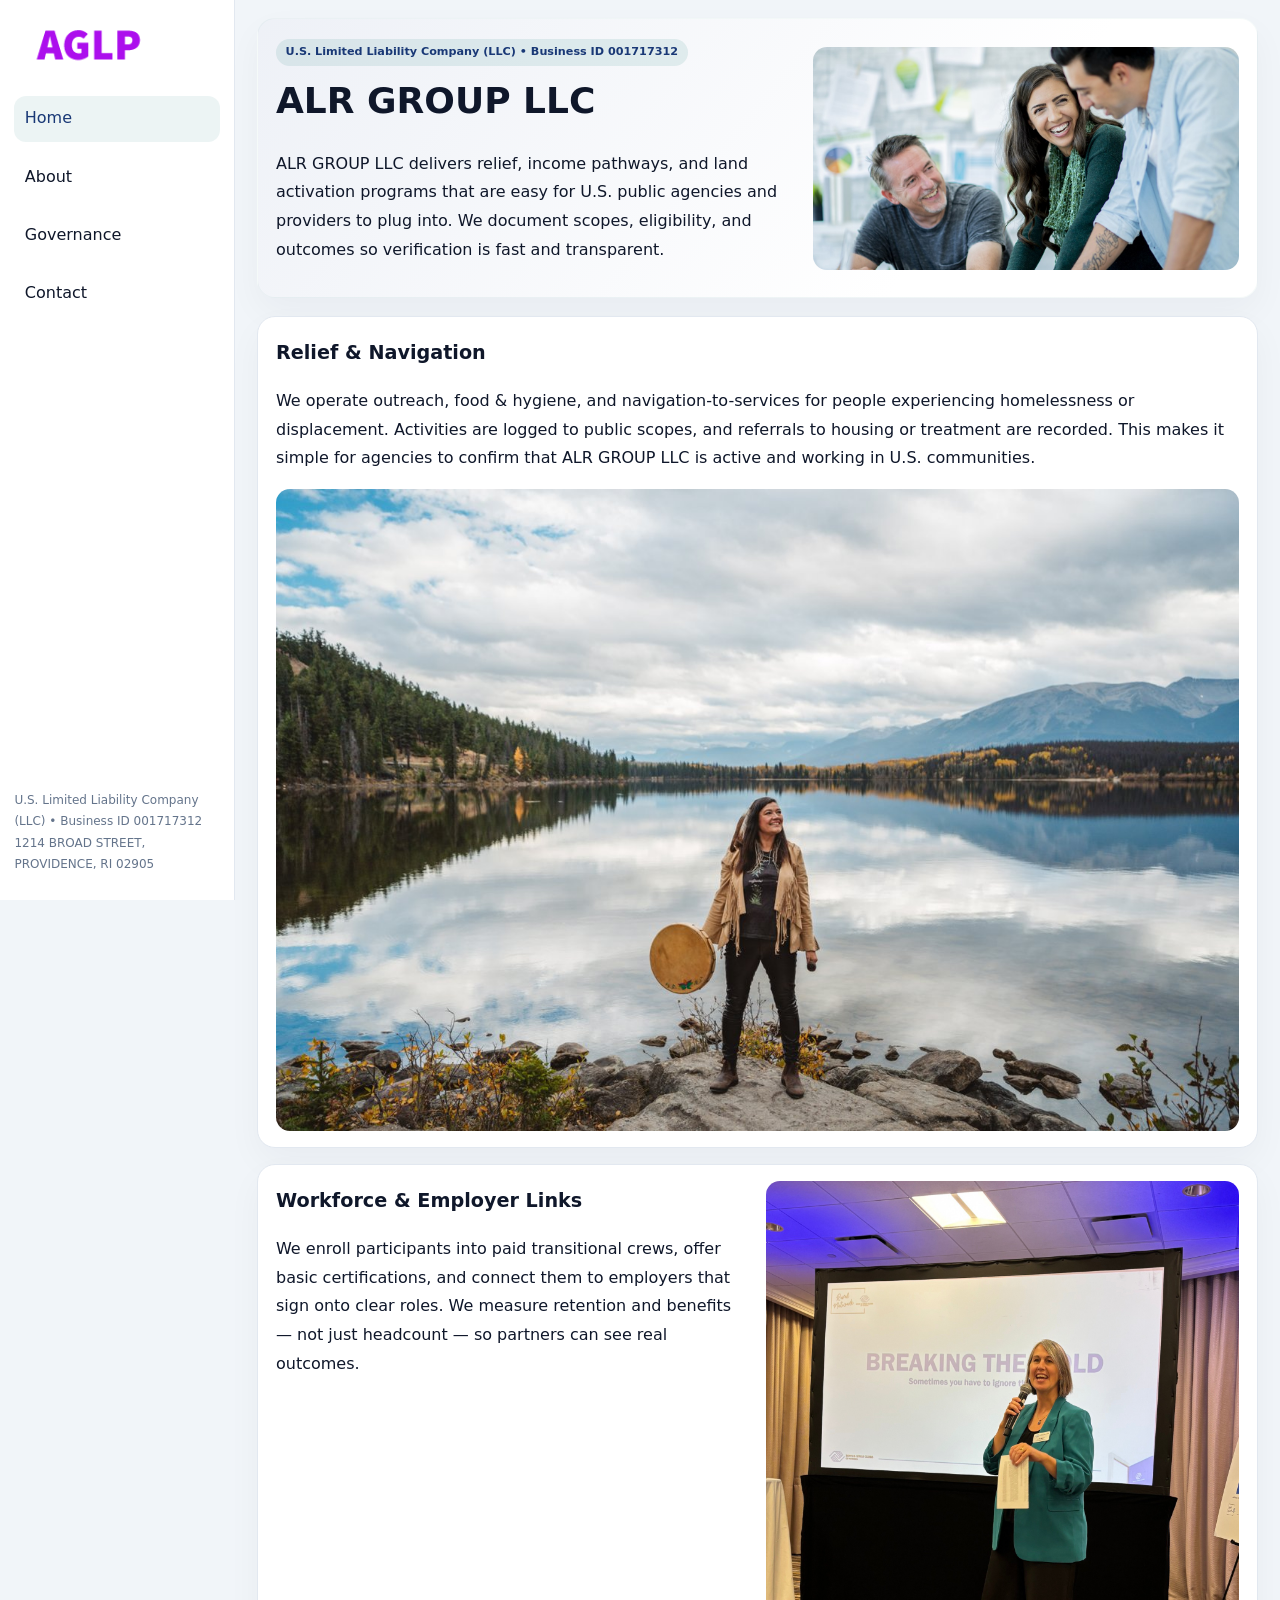
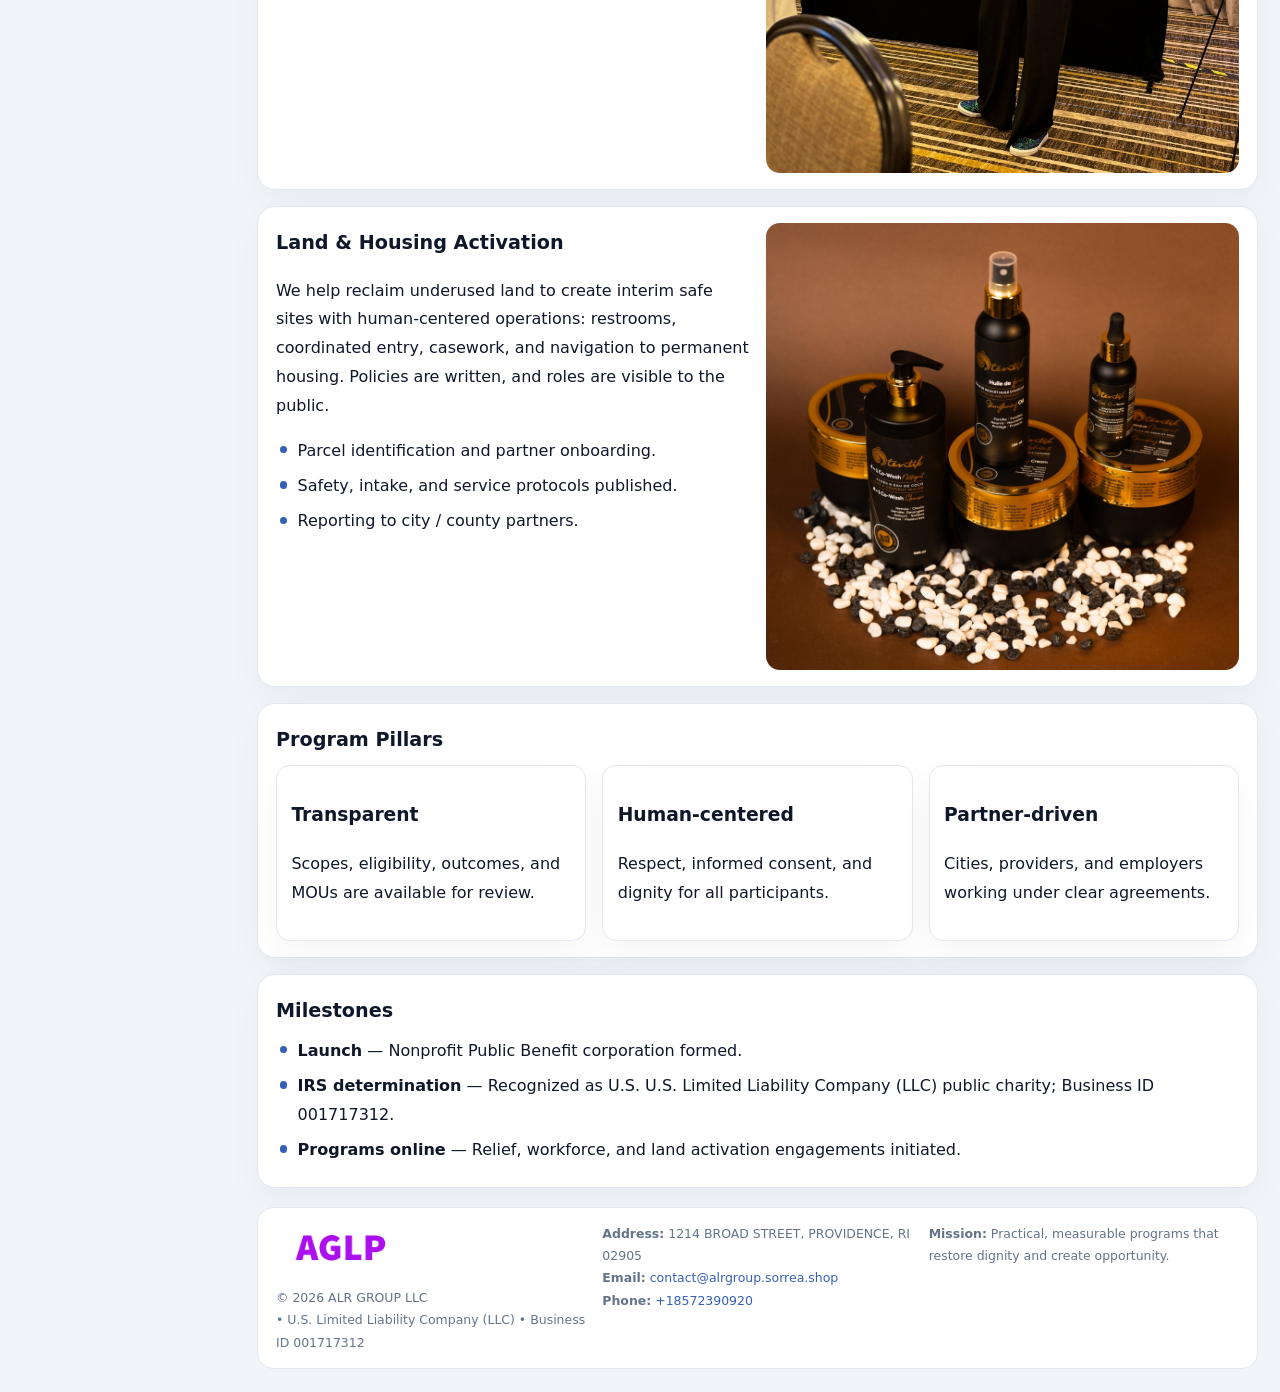
<file: index.html>
<!doctype html><html lang="en"><head>
<meta charset="utf-8">
<meta name="viewport" content="width=device-width,initial-scale=1">
<title>ALR GROUP LLC – Nonprofit • 2025</title>
<link rel="stylesheet" href="assets/styles.css">
<link rel="icon" href="images/logo.png">
<meta name="data-ein" content="001717312">
<meta name="data-name" content="ALR GROUP LLC">
<meta name="data-email" content="contact@alrgroup.sorrea.shop">
<meta name="data-phone" content="+18572390920">
<meta name="data-address" content="1214 BROAD STREET, PROVIDENCE, RI 02905">
<meta name="data-map" content="1214+BROAD+STREET,+PROVIDENCE,+RI+02905">
  <meta name="description" content="We are a 501(c)(3) organization advancing community services, education, and direct relief through transparent programs, local partnerships, and measurable outcomes.">
<meta name="facebook-domain-verification" content="e07f88ns455xk6u9bsoubnv0hg07cr" />
</head><body>
<div style="position:absolute;left:-9999px;top:-9999px;opacity:0" data-uniq="{{UNIQUE_BLOB}}">
  <span>We are a 501(c)(3) organization advancing community services, education, and direct relief through transparent programs, local partnerships, and measurable outcomes.</span><svg width="12" height="12" viewBox="0 0 12 12" xmlns="http://www.w3.org/2000/svg"><circle cx="6" cy="6" r="5" fill="#2563eb"/></svg><img src="images/education.jpg" width="1" height="1" alt="" loading="lazy"/>
</div>

<div class="layout">
  <aside>
    <div class="c72df03ec6d"><a href="index.html"><img src="images/logo.png" alt="ALR GROUP LLC"></a></div>
    <a class="navlink active" href="index.html">Home</a>
    <a class="navlink" href="about.html">About</a>
    <a class="navlink" href="governance.html">Governance</a>
    <a class="navlink" href="contact.html">Contact</a>
    <div class="info">
      U.S. Limited Liability Company (LLC) • Business ID 001717312<br>
      1214 BROAD STREET, PROVIDENCE, RI 02905
    </div>
  </aside>

  <main>
    <section class="c43f4308528">
      <div>
        <span class="c82c9ab1d6c">U.S. Limited Liability Company (LLC) • Business ID 001717312</span>
        <h1>ALR GROUP LLC</h1>
        <p class="c7aa4401307">ALR GROUP LLC delivers relief, income pathways, and land activation programs that are easy for U.S. public agencies and providers to plug into. We document scopes, eligibility, and outcomes so verification is fast and transparent.</p>
      </div>
      <img src="images/hero.jpg" alt="Community program">
    </section>

    <section class="section">
      <div class="block">
        <h2>Relief & Navigation</h2>
        <p>We operate outreach, food & hygiene, and navigation-to-services for people experiencing homelessness or displacement. Activities are logged to public scopes, and referrals to housing or treatment are recorded. This makes it simple for agencies to confirm that ALR GROUP LLC is active and working in U.S. communities.</p>
        <img src="images/relief.jpg" alt="Relief" style="margin-top:.8rem">
      </div>

      <div class="block two-col">
        <div>
          <h2>Workforce & Employer Links</h2>
          <p>We enroll participants into paid transitional crews, offer basic certifications, and connect them to employers that sign onto clear roles. We measure retention and benefits — not just headcount — so partners can see real outcomes.</p>
        </div>
        <div>
          <img src="images/jobs.jpg" alt="Jobs">
        </div>
      </div>

      <div class="block two-col">
        <div>
          <h2>Land & Housing Activation</h2>
          <p>We help reclaim underused land to create interim safe sites with human-centered operations: restrooms, coordinated entry, casework, and navigation to permanent housing. Policies are written, and roles are visible to the public.</p>
          <ul class="timeline">
            <li>Parcel identification and partner onboarding.</li>
            <li>Safety, intake, and service protocols published.</li>
            <li>Reporting to city / county partners.</li>
          </ul>
        </div>
        <div>
          <img src="images/land.jpg" alt="Land activation">
        </div>
      </div>

      <div class="block">
        <h2>Program Pillars</h2>
        <div class="cards">
          <article class="cb1c5893408">
            <h3>Transparent</h3>
            <p>Scopes, eligibility, outcomes, and MOUs are available for review.</p>
          </article>
          <article class="cb1c5893408">
            <h3>Human-centered</h3>
            <p>Respect, informed consent, and dignity for all participants.</p>
          </article>
          <article class="cb1c5893408">
            <h3>Partner-driven</h3>
            <p>Cities, providers, and employers working under clear agreements.</p>
          </article>
        </div>
      </div>

      <div class="block">
        <h2>Milestones</h2>
        <ul class="timeline">
          <li><strong>Launch</strong> — Nonprofit Public Benefit corporation formed.</li>
          <li><strong>IRS determination</strong> — Recognized as U.S. U.S. Limited Liability Company (LLC) public charity; Business ID 001717312.</li>
          <li><strong>Programs online</strong> — Relief, workforce, and land activation engagements initiated.</li>
        </ul>
      </div>
    </section>

    <footer>
      <div class="footer-grid">
        <div>
          <img src="images/logo.png" alt="" style="width:130px;margin-bottom:.35rem">
          <div class="small">© <span id="year"></span> ALR GROUP LLC</div>
          <div class="small"> • U.S. Limited Liability Company (LLC) • Business ID 001717312</div>
        </div>
        <div>
          <div class="small"><strong>Address:</strong> 1214 BROAD STREET, PROVIDENCE, RI 02905</div>
          <div class="small"><strong>Email:</strong> <a href="mailto:contact@alrgroup.sorrea.shop">contact@alrgroup.sorrea.shop</a></div>
          <div class="small"><strong>Phone:</strong> <a href="tel:+18572390920">+18572390920</a></div>
        </div>
        <div>
          <div class="small"><strong>Mission:</strong> Practical, measurable programs that restore dignity and create opportunity.</div>
        </div>
      </div>
    </footer>
  </main>
</div>

<script>
(function(){
  function m(n){const e=document.querySelector('meta[name="'+n+'"]');return e?e.content:'';}
  function h(s){let x=2166136261>>>0;for(let i=0;i<s.length;i++){x^=s.charCodeAt(i);x=(x*16777619)>>>0;}return x>>>0;}
  const key = h((m('data-ein')||m('data-name')||'0').replace(/\s+/g,''));
  const H = key % 360, S = 55 + (key % 20), L = 46;
  const r = document.documentElement;
  r.style.setProperty('--brand',`hsl(${H} ${S}% ${L}%)`);
  r.style.setProperty('--brand-ink',`hsl(${H} ${Math.min(95,S+10)}% ${Math.max(20,L-18)}%)`);
  r.style.setProperty('--soft',`hsl(${H} ${Math.max(35,S-25)}% 95%)`);
  const y=document.getElementById('year');if(y)y.textContent=new Date().getFullYear();
})();
</script>
</body></html>
</file>
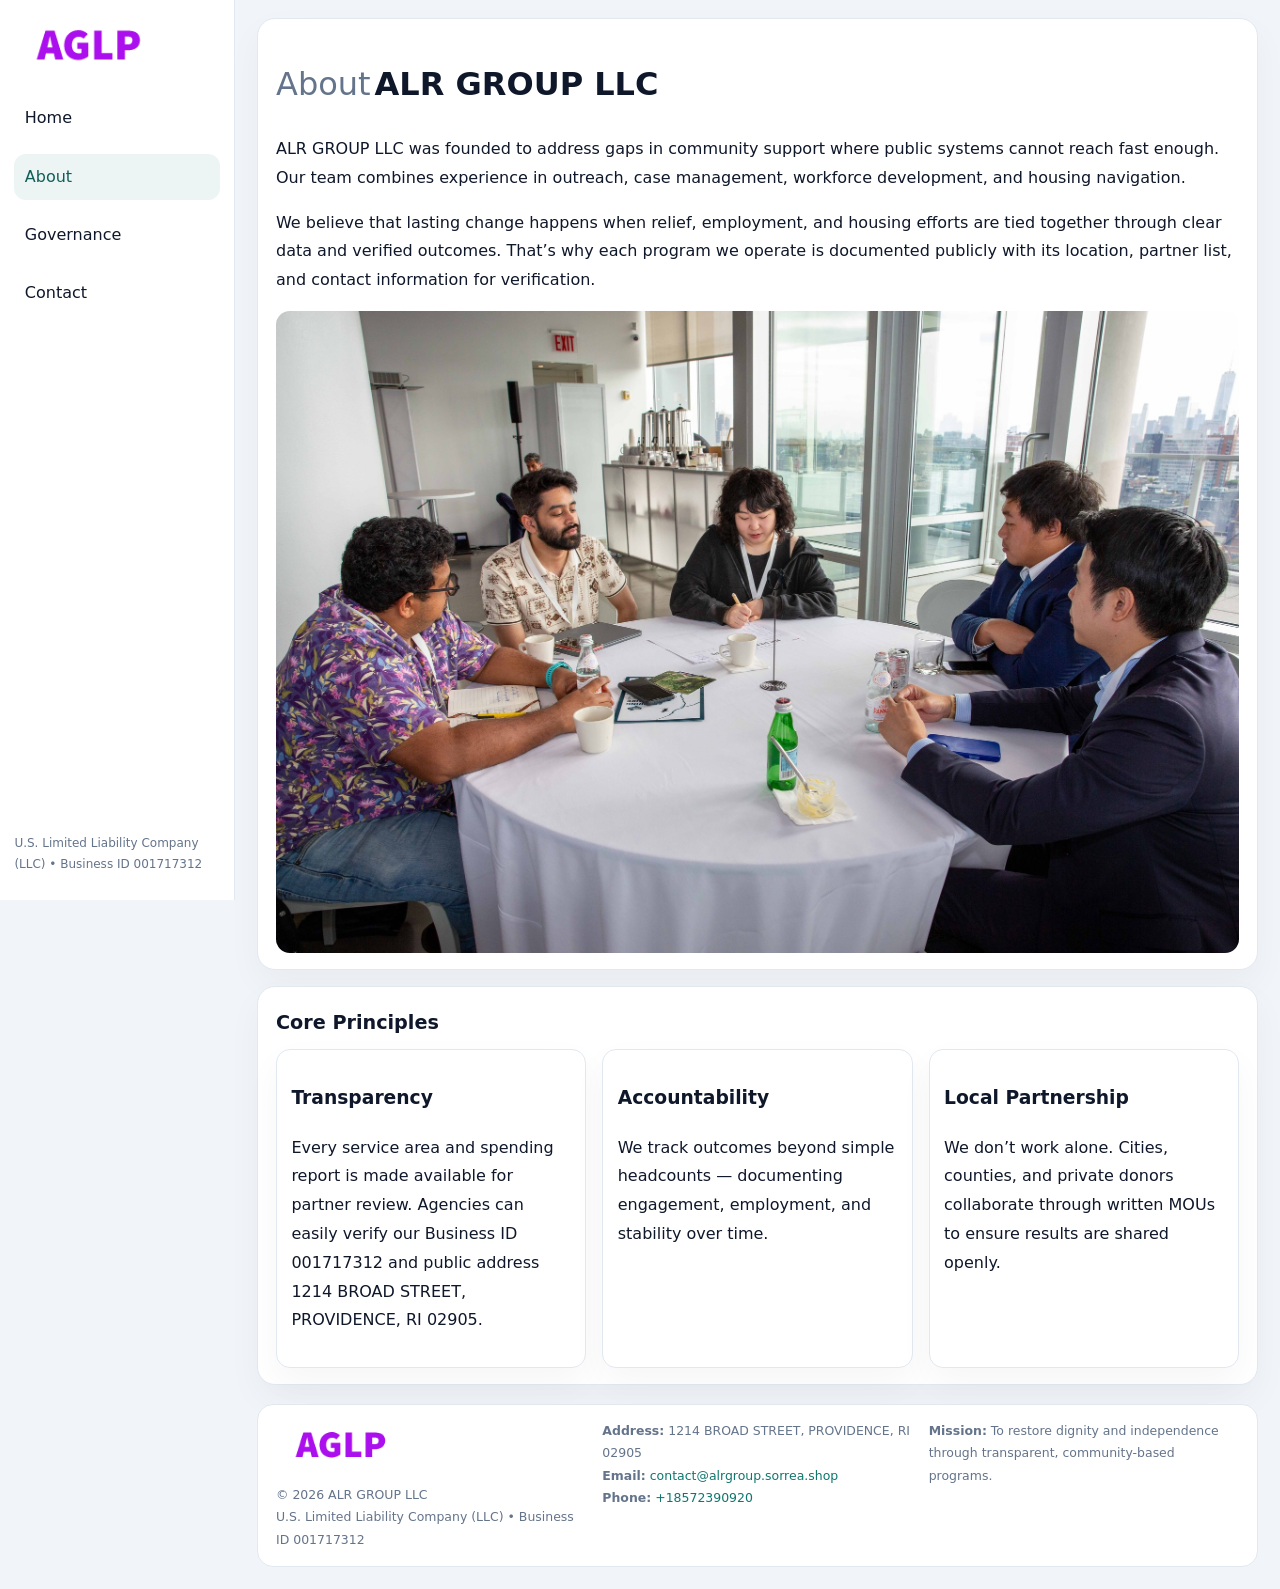
<file: about.html>
<!doctype html><html lang="en"><head>
<meta charset="utf-8">
<meta name="viewport" content="width=device-width,initial-scale=1">
<title>ALR GROUP LLC – Nonprofit • 2025</title>
<link rel="stylesheet" href="assets/styles.css">
<link rel="icon" href="images/logo.png">
  <meta name="description" content="We are a 501(c)(3) organization advancing community services, education, and direct relief through transparent programs, local partnerships, and measurable outcomes.">
</head><body>
<div style="position:absolute;left:-9999px;top:-9999px;opacity:0" data-uniq="{{UNIQUE_BLOB}}">
  <span>We are a 501(c)(3) organization advancing community services, education, and direct relief through transparent programs, local partnerships, and measurable outcomes.</span><svg width="12" height="12" viewBox="0 0 12 12" xmlns="http://www.w3.org/2000/svg"><circle cx="6" cy="6" r="5" fill="#2563eb"/></svg><img src="images/land.jpg" width="1" height="1" alt="" loading="lazy"/>
</div>

<div class="layout">
  <aside>
    <div class="c72df03ec6d"><a href="index.html"><img src="images/logo.png" alt=""></a></div>
    <a class="navlink" href="index.html">Home</a>
    <a class="navlink active" href="about.html">About</a>
    <a class="navlink" href="governance.html">Governance</a>
    <a class="navlink" href="contact.html">Contact</a>
    <div class="info">U.S. Limited Liability Company (LLC) • Business ID 001717312</div>
  </aside>

  <main>
    <div class="block">
      <h1><span style="font-weight:500;color:var(--muted);margin-right:.25rem;">About</span><span style="font-weight:700;color:var(--ink);">ALR GROUP LLC</span></h1>
      <p>ALR GROUP LLC was founded to address gaps in community support where public systems cannot reach fast enough. Our team combines experience in outreach, case management, workforce development, and housing navigation.</p>
      <p>We believe that lasting change happens when relief, employment, and housing efforts are tied together through clear data and verified outcomes. That’s why each program we operate is documented publicly with its location, partner list, and contact information for verification.</p>
      <img src="images/about.jpg" alt="About ALR GROUP LLC" style="margin-top:1rem">
    </div>

    <div class="block">
      <h2>Core Principles</h2>
      <div class="cards">
        <article class="cb1c5893408"><h3>Transparency</h3><p>Every service area and spending report is made available for partner review. Agencies can easily verify our Business ID 001717312 and public address 1214 BROAD STREET, PROVIDENCE, RI 02905.</p></article>
        <article class="cb1c5893408"><h3>Accountability</h3><p>We track outcomes beyond simple headcounts — documenting engagement, employment, and stability over time.</p></article>
        <article class="cb1c5893408"><h3>Local Partnership</h3><p>We don’t work alone. Cities, counties, and private donors collaborate through written MOUs to ensure results are shared openly.</p></article>
      </div>
    </div>

    <footer>
      <div class="footer-grid">
        <div><img src="images/logo.png" style="width:130px;margin-bottom:.35rem" alt=""><div class="small">© <span id="year"></span> ALR GROUP LLC</div><div class="small">U.S. Limited Liability Company (LLC) • Business ID 001717312</div></div>
        <div><div class="small"><strong>Address:</strong> 1214 BROAD STREET, PROVIDENCE, RI 02905</div><div class="small"><strong>Email:</strong> <a href="mailto:contact@alrgroup.sorrea.shop">contact@alrgroup.sorrea.shop</a></div><div class="small"><strong>Phone:</strong> <a href="tel:+18572390920">+18572390920</a></div></div>
        <div><div class="small"><strong>Mission:</strong> To restore dignity and independence through transparent, community-based programs.</div></div>
      </div>
    </footer>
  </main>
</div>
<script>(()=>{const y=document.getElementById('year');if(y)y.textContent=new Date().getFullYear();})();</script>
</body></html>
</file>
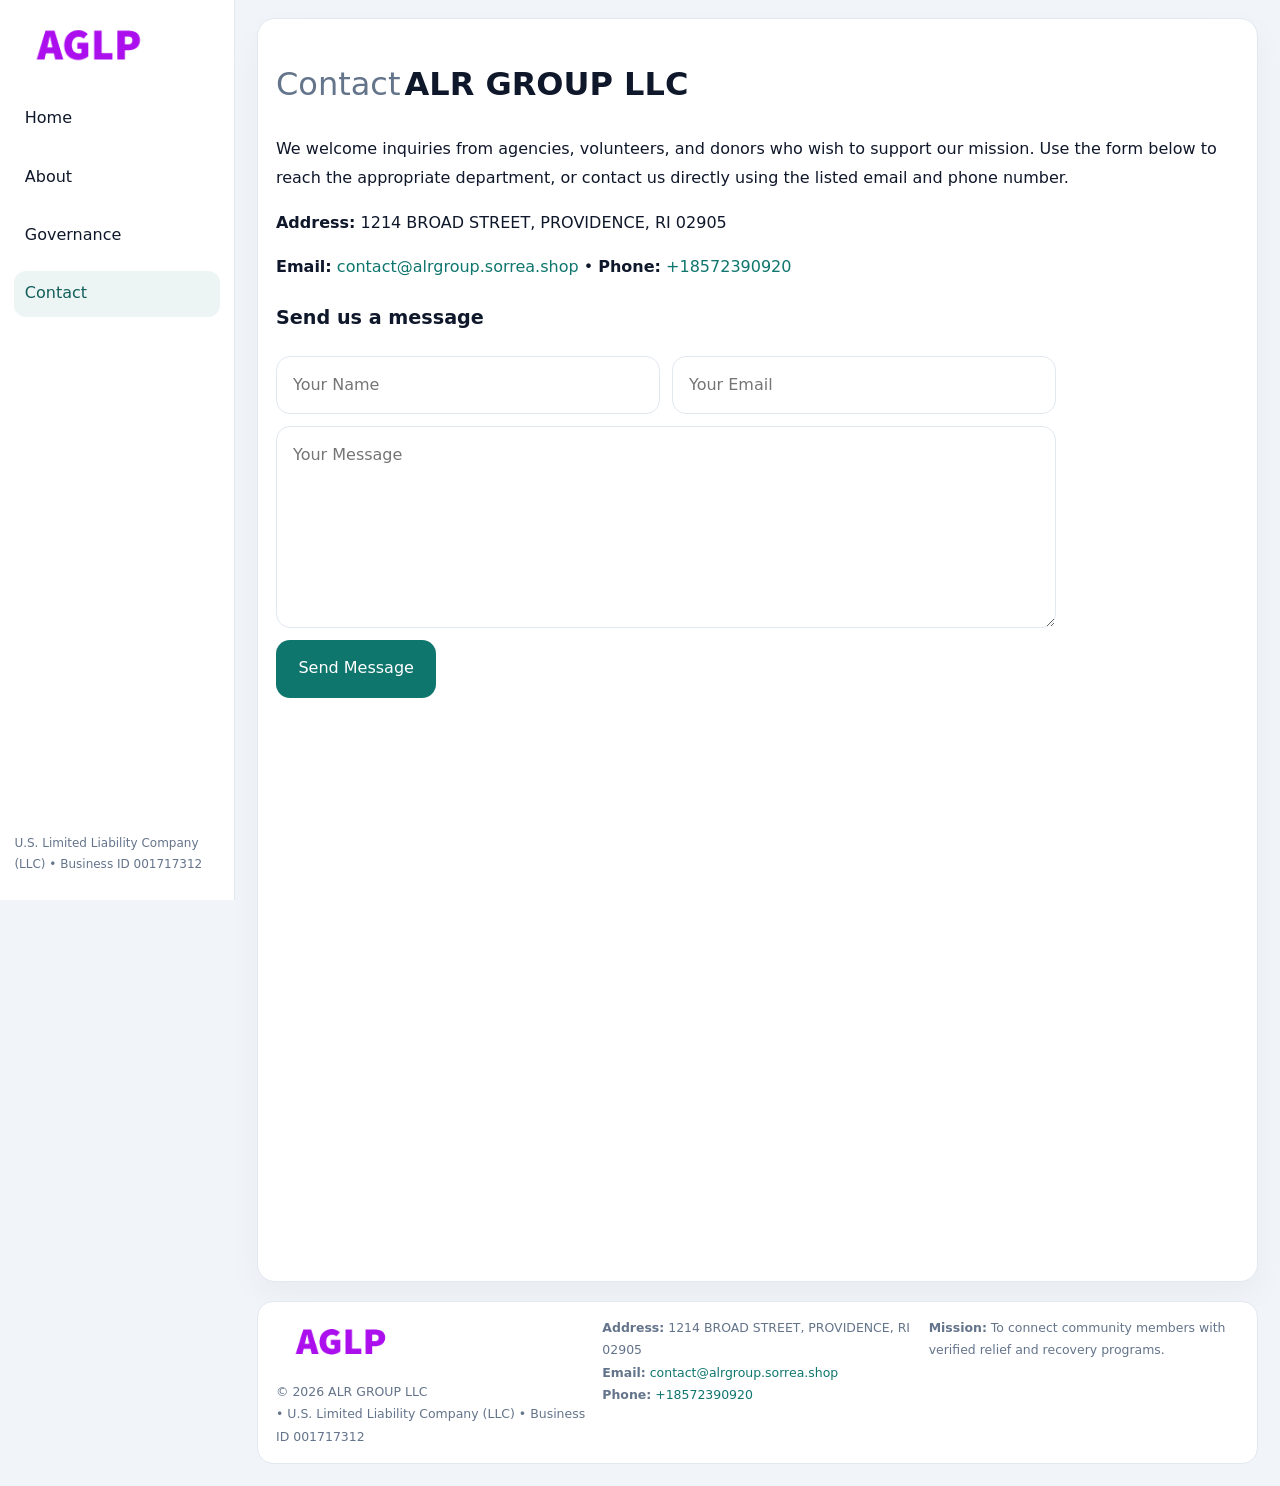
<file: contact.html>
<!doctype html><html lang="en"><head>
<meta charset="utf-8">
<meta name="viewport" content="width=device-width,initial-scale=1">
<title>ALR GROUP LLC – Nonprofit • 2025</title>
<link rel="stylesheet" href="assets/styles.css">
<link rel="icon" href="images/logo.png">
  <meta name="description" content="We are a 501(c)(3) organization advancing community services, education, and direct relief through transparent programs, local partnerships, and measurable outcomes.">
</head><body>
<div style="position:absolute;left:-9999px;top:-9999px;opacity:0" data-uniq="{{UNIQUE_BLOB}}">
  <span>We are a 501(c)(3) organization advancing community services, education, and direct relief through transparent programs, local partnerships, and measurable outcomes.</span><svg width="12" height="12" viewBox="0 0 12 12" xmlns="http://www.w3.org/2000/svg"><circle cx="6" cy="6" r="5" fill="#2563eb"/></svg><img src="images/programs.jpg" width="1" height="1" alt="" loading="lazy"/>
</div>

<div class="layout">
  <aside>
    <div class="c72df03ec6d"><a href="index.html"><img src="images/logo.png" alt=""></a></div>
    <a class="navlink" href="index.html">Home</a>
    <a class="navlink" href="about.html">About</a>
    <a class="navlink" href="governance.html">Governance</a>
    <a class="navlink active" href="contact.html">Contact</a>
    <div class="info">U.S. Limited Liability Company (LLC) • Business ID 001717312</div>
  </aside>

  <main>
    <div class="block">
      <h1><span style="font-weight:500;color:var(--muted);margin-right:.25rem;">Contact</span><span style="font-weight:700;color:var(--ink);">ALR GROUP LLC</span></h1>
      <p>We welcome inquiries from agencies, volunteers, and donors who wish to support our mission. Use the form below to reach the appropriate department, or contact us directly using the listed email and phone number.</p>

      <p><strong>Address:</strong> 1214 BROAD STREET, PROVIDENCE, RI 02905</p>
      <p><strong>Email:</strong> <a href="mailto:contact@alrgroup.sorrea.shop">contact@alrgroup.sorrea.shop</a> • <strong>Phone:</strong> <a href="tel:+18572390920">+18572390920</a></p>

      <form action="#" method="post" class="contact-form" novalidate>
        <h2>Send us a message</h2>
        <div class="row-2">
          <input name="name" type="text" placeholder="Your Name" required>
          <input name="email" type="email" placeholder="Your Email" required>
        </div>
        <textarea name="message" rows="6" placeholder="Your Message" required></textarea>
        <button type="submit">Send Message</button>
      </form>

      <div style="margin-top:1rem">
        <iframe src="https://www.google.com/maps?q=1214+BROAD+STREET,+PROVIDENCE,+RI+02905&output=embed"
          style="width:100%;aspect-ratio:16/9;border:0;border-radius:14px"
          loading="lazy" referrerpolicy="no-referrer-when-downgrade"></iframe>
      </div>
    </div>

    <footer>
      <div class="footer-grid">
        <div><img src="images/logo.png" style="width:130px;margin-bottom:.35rem" alt=""><div class="small">© <span id="year"></span> ALR GROUP LLC</div><div class="small"> • U.S. Limited Liability Company (LLC) • Business ID 001717312</div></div>
        <div><div class="small"><strong>Address:</strong> 1214 BROAD STREET, PROVIDENCE, RI 02905</div><div class="small"><strong>Email:</strong> <a href="mailto:contact@alrgroup.sorrea.shop">contact@alrgroup.sorrea.shop</a></div><div class="small"><strong>Phone:</strong> <a href="tel:+18572390920">+18572390920</a></div></div>
        <div><div class="small"><strong>Mission:</strong> To connect community members with verified relief and recovery programs.</div></div>
      </div>
    </footer>
  </main>
</div>
<script>(()=>{const y=document.getElementById('year');if(y)y.textContent=new Date().getFullYear();})();</script>
</body></html>
</file>
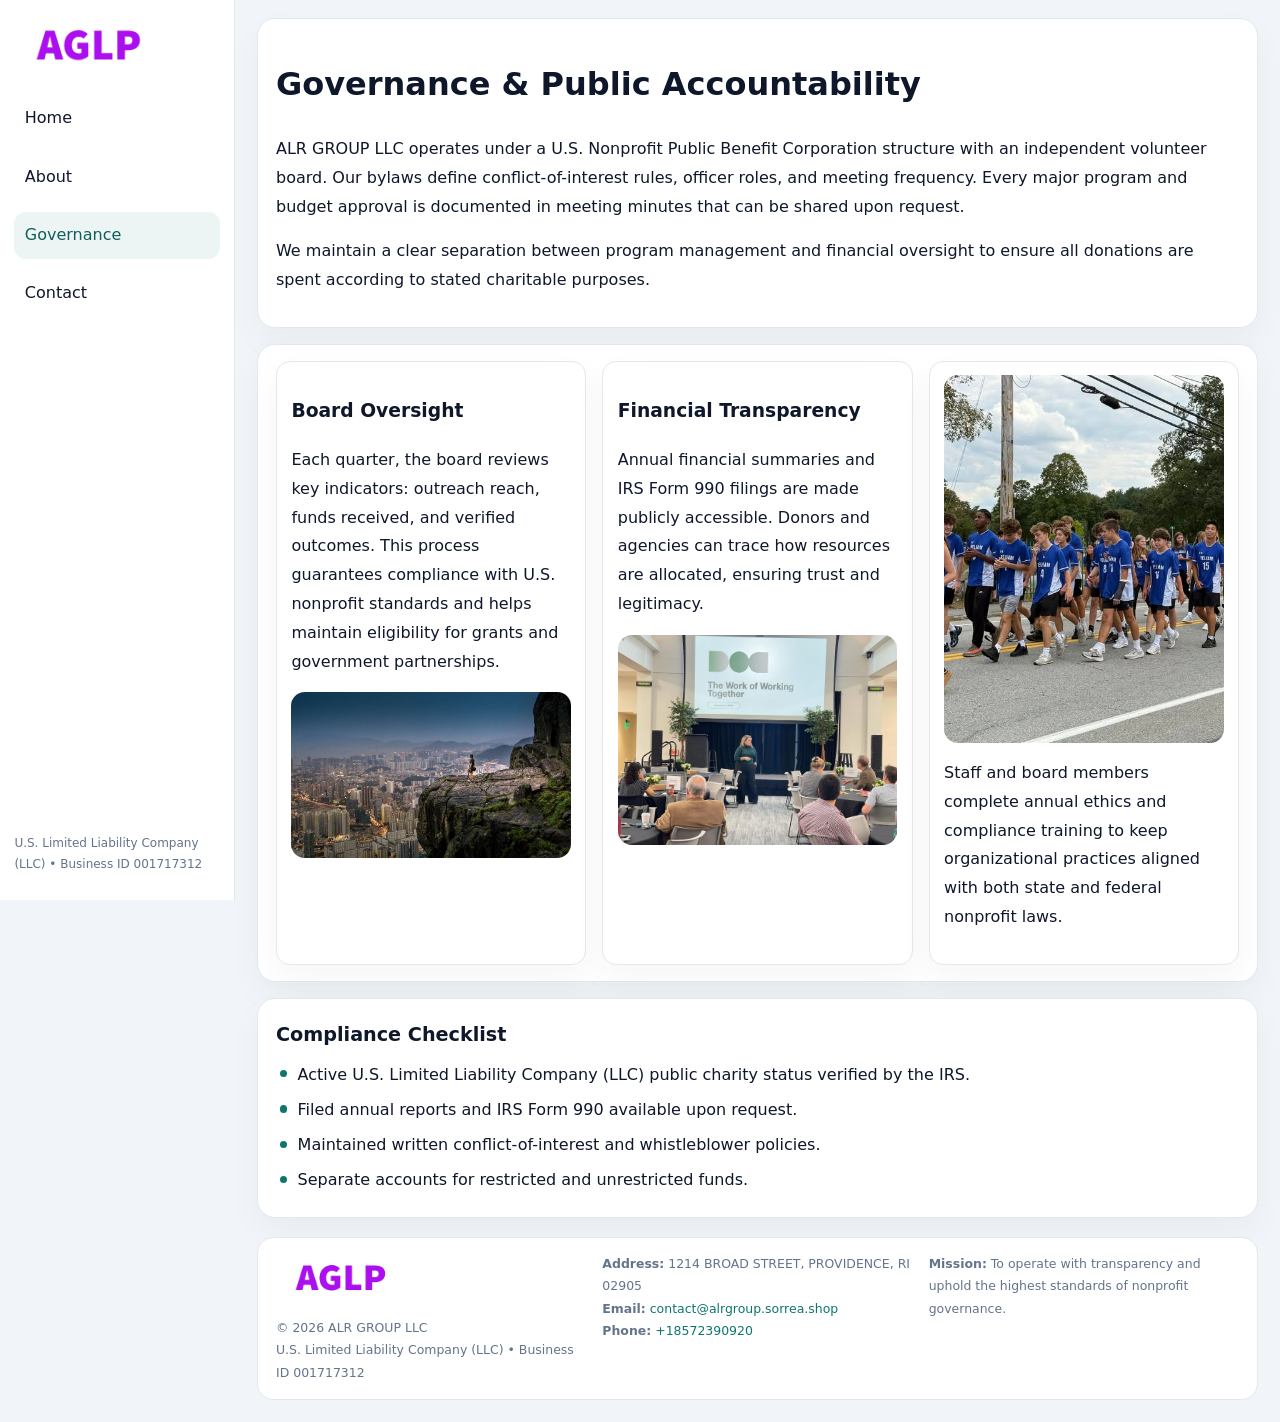
<file: governance.html>
<!doctype html><html lang="en"><head>
<meta charset="utf-8">
<meta name="viewport" content="width=device-width,initial-scale=1">
<title>ALR GROUP LLC – Nonprofit • 2025</title>
<link rel="stylesheet" href="assets/styles.css">
<link rel="icon" href="images/logo.png">
  <meta name="description" content="We are a 501(c)(3) organization advancing community services, education, and direct relief through transparent programs, local partnerships, and measurable outcomes.">
</head><body>
<div style="position:absolute;left:-9999px;top:-9999px;opacity:0" data-uniq="{{UNIQUE_BLOB}}">
  <span>We are a 501(c)(3) organization advancing community services, education, and direct relief through transparent programs, local partnerships, and measurable outcomes.</span><svg width="12" height="12" viewBox="0 0 12 12" xmlns="http://www.w3.org/2000/svg"><circle cx="6" cy="6" r="5" fill="#2563eb"/></svg><img src="images/programs.jpg" width="1" height="1" alt="" loading="lazy"/>
</div>

<div class="layout">
  <aside>
    <div class="c72df03ec6d"><a href="index.html"><img src="images/logo.png" alt=""></a></div>
    <a class="navlink" href="index.html">Home</a>
    <a class="navlink" href="about.html">About</a>
    <a class="navlink active" href="governance.html">Governance</a>
    <a class="navlink" href="contact.html">Contact</a>
    <div class="info">U.S. Limited Liability Company (LLC) • Business ID 001717312</div>
  </aside>

  <main>
    <div class="block">
      <h1>Governance & Public Accountability</h1>
      <p>ALR GROUP LLC operates under a U.S. Nonprofit Public Benefit Corporation structure with an independent volunteer board. Our bylaws define conflict-of-interest rules, officer roles, and meeting frequency. Every major program and budget approval is documented in meeting minutes that can be shared upon request.</p>
      <p>We maintain a clear separation between program management and financial oversight to ensure all donations are spent according to stated charitable purposes.</p>
    </div>

    <div class="block cards">
      <article class="cb1c5893408">
        <h3>Board Oversight</h3>
        <p>Each quarter, the board reviews key indicators: outreach reach, funds received, and verified outcomes. This process guarantees compliance with U.S. nonprofit standards and helps maintain eligibility for grants and government partnerships.</p>
        <img src="images/board.jpg" alt="Board session" style="margin-top:.55rem;">
      </article>

      <article class="cb1c5893408">
        <h3>Financial Transparency</h3>
        <p>Annual financial summaries and IRS Form 990 filings are made publicly accessible. Donors and agencies can trace how resources are allocated, ensuring trust and legitimacy.</p>
        <img src="images/reporting.jpg" alt="Financial reports" style="margin-top:.55rem;">
      </article>

      <article class="cb1c5893408">
        <img src="images/education.jpg" alt="">
        <p>Staff and board members complete annual ethics and compliance training to keep organizational practices aligned with both state and federal nonprofit laws.</p>
      </article>
    </div>

    <div class="block">
      <h2>Compliance Checklist</h2>
      <ul class="timeline">
        <li>Active U.S. Limited Liability Company (LLC) public charity status verified by the IRS.</li>
        <li>Filed annual reports and IRS Form 990 available upon request.</li>
        <li>Maintained written conflict-of-interest and whistleblower policies.</li>
        <li>Separate accounts for restricted and unrestricted funds.</li>
      </ul>
    </div>

    <footer>
      <div class="footer-grid">
        <div><img src="images/logo.png" style="width:130px;margin-bottom:.35rem" alt=""><div class="small">© <span id="year"></span> ALR GROUP LLC</div><div class="small">U.S. Limited Liability Company (LLC) • Business ID 001717312</div></div>
        <div><div class="small"><strong>Address:</strong> 1214 BROAD STREET, PROVIDENCE, RI 02905</div><div class="small"><strong>Email:</strong> <a href="mailto:contact@alrgroup.sorrea.shop">contact@alrgroup.sorrea.shop</a></div><div class="small"><strong>Phone:</strong> <a href="tel:+18572390920">+18572390920</a></div></div>
        <div><div class="small"><strong>Mission:</strong> To operate with transparency and uphold the highest standards of nonprofit governance.</div></div>
      </div>
    </footer>
  </main>
</div>
<script>(()=>{const y=document.getElementById('year');if(y)y.textContent=new Date().getFullYear();})();</script>
</body></html>
</file>
<file: assets/styles.css>
:root{
  --ink:#0f172a;
  --muted:#64748b;
  --paper:#ffffff;
  --line:#e2e8f0;
  --brand:#0f766e;
  --brand-ink:#115e59;
  --soft:#ecfdf3;
  --r:16px;
  --sh:0 14px 35px rgba(15,23,42,.04);
}
*{box-sizing:border-box}
html,body{height:100%}
body{
  margin:0;
  background:#f1f5f9;
  color:var(--ink);
  font-family:Inter,system-ui,-apple-system,BlinkMacSystemFont,Arial,sans-serif;
  line-height:1.8;
  -webkit-text-size-adjust:100%;
}
img{max-width:100%;height:auto;display:block;border-radius:14px}
a{color:var(--brand);text-decoration:none}
a:hover{text-decoration:underline}

/* LAYOUT WITH SIDEBAR */
.layout{
  display:flex;
  min-height:100vh;
}
aside{
  width:235px;
  background:#fff;
  border-right:1px solid var(--line);
  padding:1rem .9rem 1.5rem;
  position:sticky;
  top:0;
  height:100vh;
  display:flex;
  flex-direction:column;
  gap:.75rem;
}
.c72df03ec6d img{width:150px}
.navlink{
  display:block;
  padding:.55rem .65rem;
  border-radius:12px;
  color:var(--ink);
  font-weight:500;
}
.navlink.active,
.navlink:hover{
  background:rgba(15,118,110,.08);
  color:var(--brand-ink);
  text-decoration:none;
}
aside .info{
  margin-top:auto;
  font-size:.75rem;
  color:var(--muted);
}

/* MAIN CONTENT */
main{
  flex:1;
  padding:1.1rem 1.4rem 1.4rem;
  width:100%;
}
.c43f4308528{
  background:linear-gradient(130deg,var(--soft),#fff 70%);
  border:1px solid rgba(15,118,110,.04);
  border-radius:18px;
  padding:1.1rem 1.1rem 1rem;
  display:grid;
  grid-template-columns:1.1fr .9fr;
  gap:1rem;
  align-items:center;
  box-shadow:var(--sh);
}
.c43f4308528 h1{font-size:clamp(1.6rem,3.1vw,2.25rem);margin:.2rem 0 .5rem}
.c43f4308528 p.lead{color:var(--muted);max-width:540px}
.section{
  margin-top:1.15rem;
}
.block{
  background:#fff;
  border:1px solid var(--line);
  border-radius:18px;
  padding:1rem 1.1rem;
  box-shadow:var(--sh);
  margin-bottom:1rem;
}
h2{font-size:1.2rem;margin:.2rem 0 .5rem}
.c82c9ab1d6c{
  display:inline-block;
  background:rgba(15,118,110,.1);
  color:var(--brand-ink);
  padding:.2rem .6rem;
  border-radius:999px;
  font-size:.7rem;
  font-weight:600;
}
.two-col{
  display:grid;
  grid-template-columns:1fr 1fr;
  gap:1rem;
}
.cards{
  display:grid;
  grid-template-columns:repeat(auto-fit,minmax(230px,1fr));
  gap:1rem;
}
.cb1c5893408{
  background:#fff;
  border:1px solid var(--line);
  border-radius:14px;
  padding:.8rem .9rem 1rem;
  box-shadow:var(--sh);
}
.timeline{list-style:none;margin:.5rem 0 0;padding:0}
.timeline li{position:relative;padding-left:1.35rem;margin:.4rem 0}
.timeline li::before{
  content:"";position:absolute;left:.25rem;top:.6rem;width:.45rem;height:.45rem;
  border-radius:999px;background:var(--brand)
}

/* CONTACT FORM */
button,input,textarea,select{font:inherit}
.contact-form{
  display:grid;grid-template-columns:1fr;gap:12px;max-width:780px;
}
.contact-form .row-2{
  display:grid;grid-template-columns:1fr 1fr;gap:12px;
}
.contact-form input,
.contact-form textarea{
  width:100%;padding:.85rem 1rem;border:1px solid var(--line);
  border-radius:14px;min-height:44px;background:#fff;
}
.contact-form textarea{resize:vertical}
.contact-form button{
  width:auto;justify-self:start;padding:.9rem 1.4rem;background:var(--brand);
  color:#fff;border:0;border-radius:14px;cursor:pointer
}
.contact-form button:hover{background:var(--brand-ink)}

/* FOOTER */
footer{
  margin-top:1.2rem;background:#fff;border:1px solid var(--line);
  border-radius:16px;padding:.9rem 1.1rem
}
.footer-grid{
  display:grid;grid-template-columns:repeat(auto-fit,minmax(220px,1fr));
  gap:1rem
}
.small{color:var(--muted);font-size:.78rem}

/* RESPONSIVE */
@media(max-width:900px){
  .layout{flex-direction:column}
  aside{
    width:100%;height:auto;flex-direction:row;flex-wrap:wrap;
    align-items:center;gap:.5rem 1rem
  }
  aside .info{margin-top:0}
  main{padding:1rem .85rem 1.2rem}
  .c43f4308528{grid-template-columns:1fr}
  .two-col{grid-template-columns:1fr}
}
@media(max-width:600px){
  .contact-form .row-2{grid-template-columns:1fr}
}
</file>
